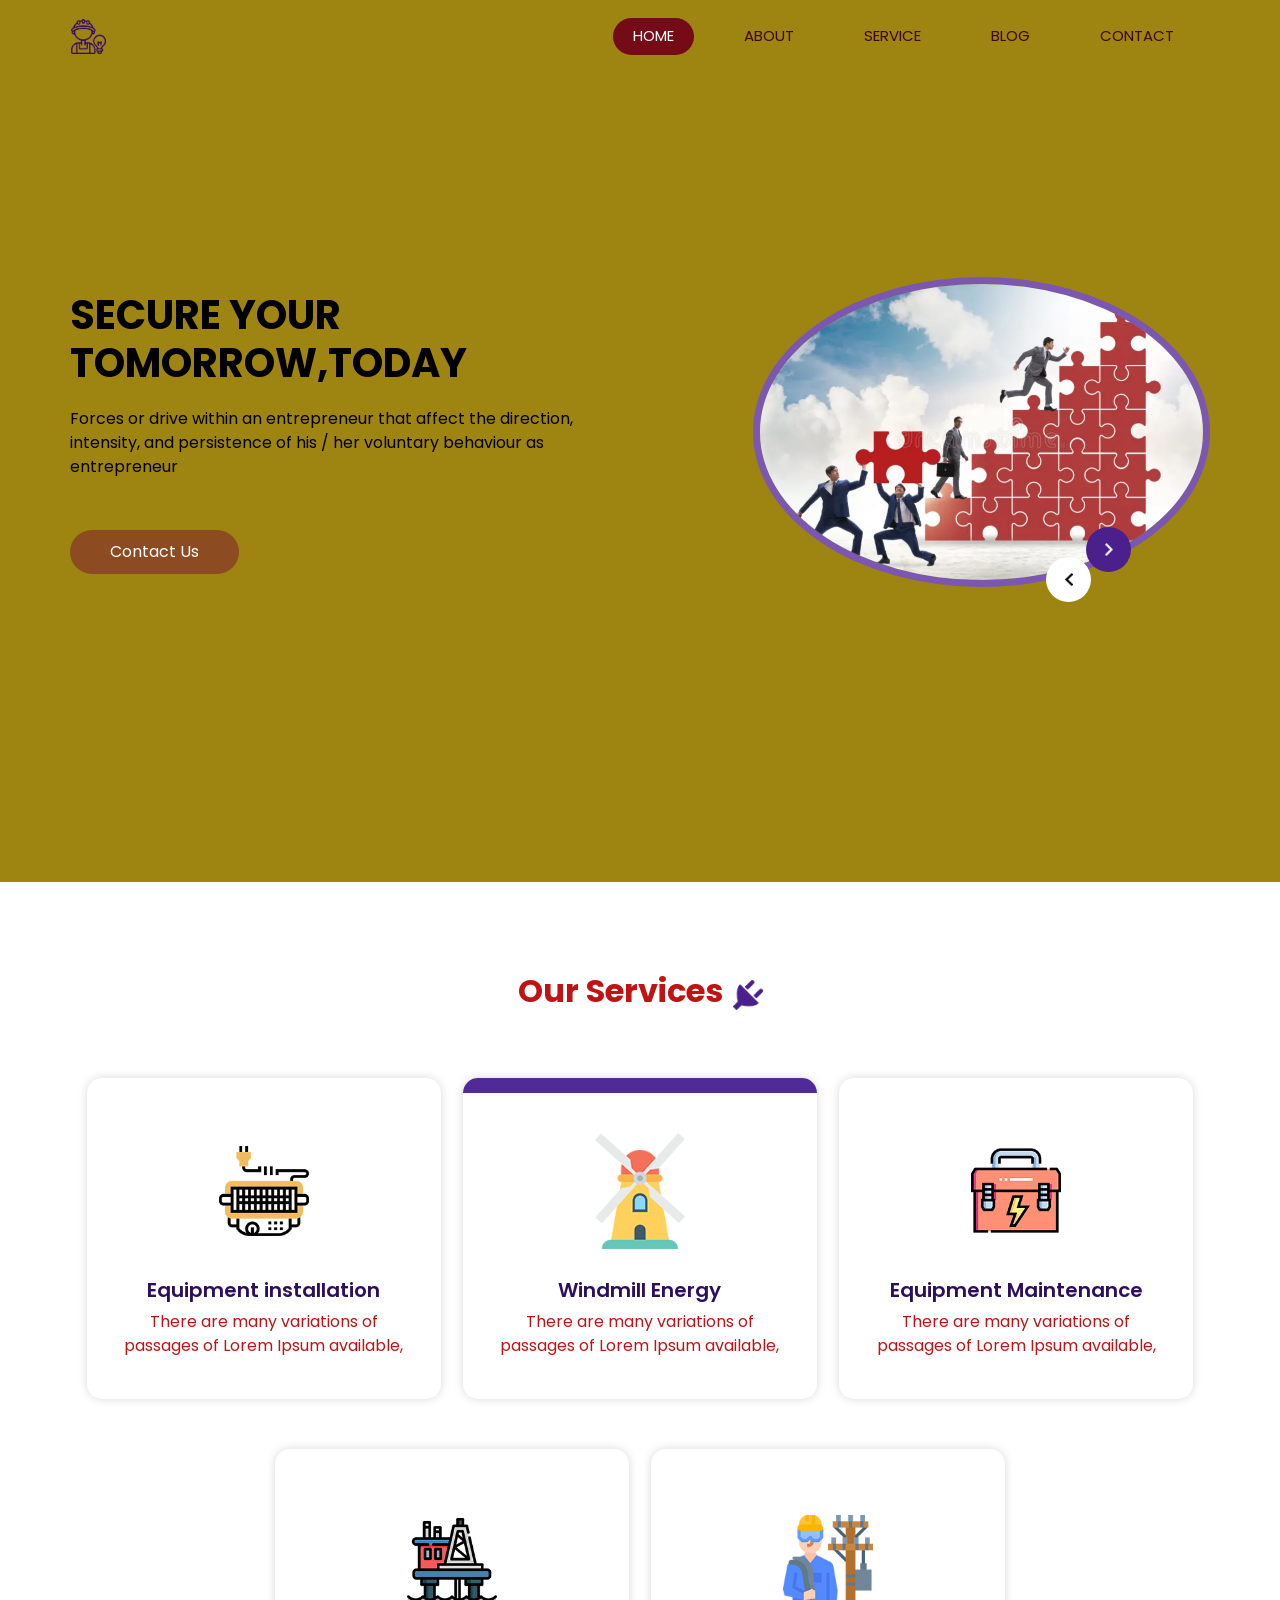
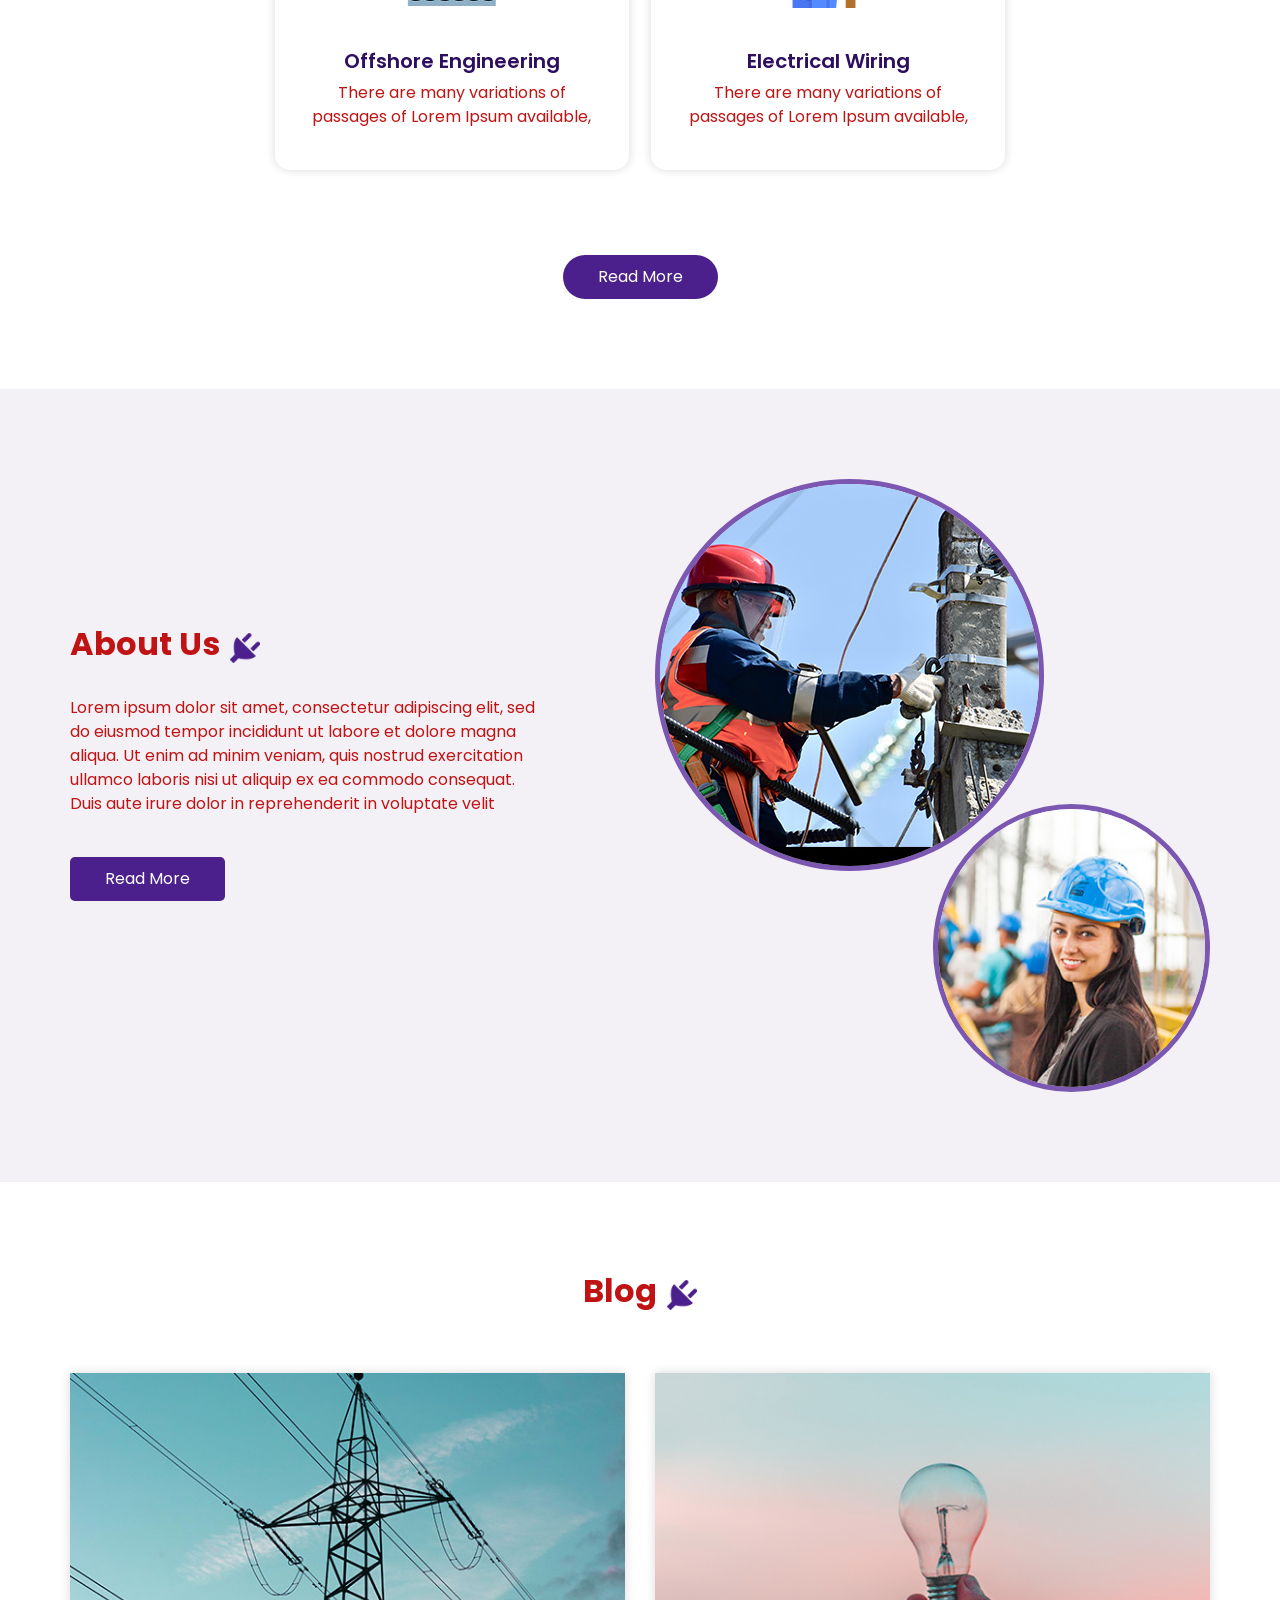
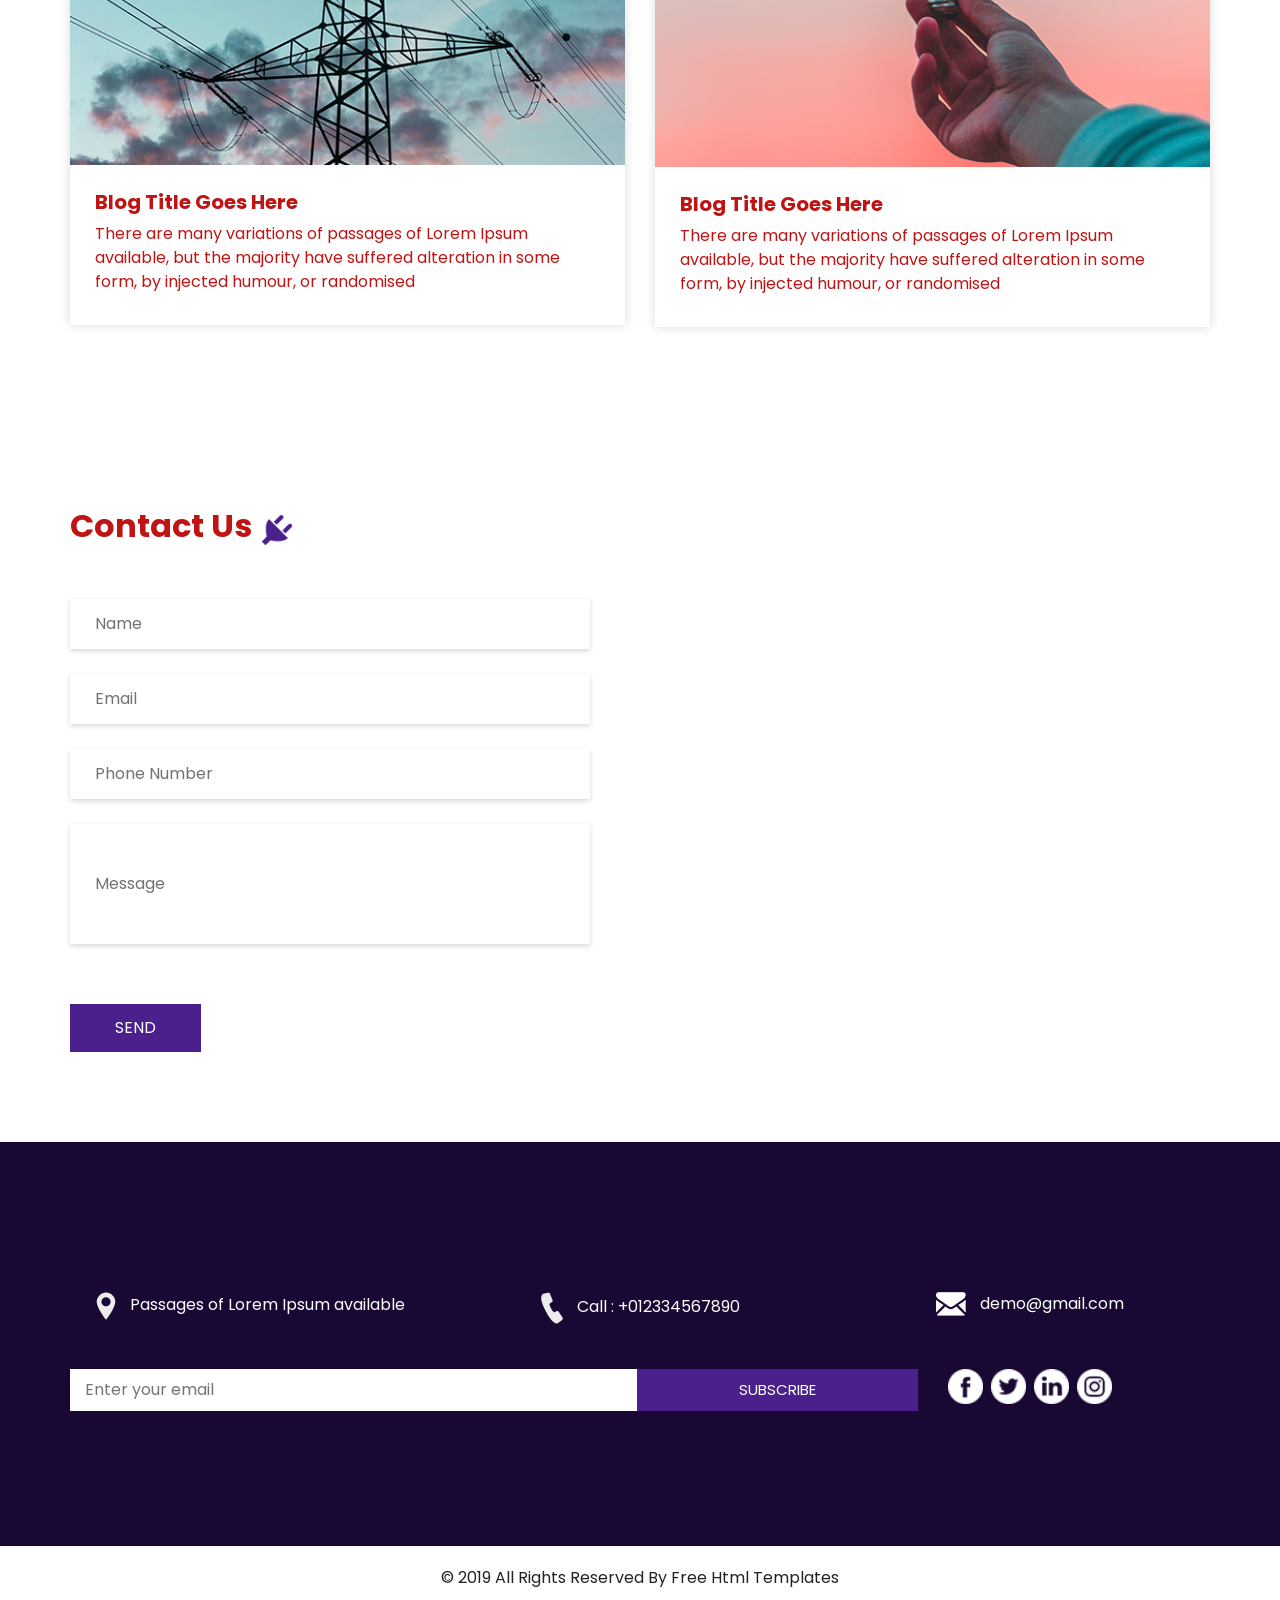
<file: index.html>
<!DOCTYPE html>
<html>

<head>
  <!-- Basic -->
  <meta charset="utf-8" />
  <meta http-equiv="X-UA-Compatible" content="IE=edge" />
  <!-- Mobile Metas -->
  <meta name="viewport" content="width=device-width, initial-scale=1, shrink-to-fit=no" />
  <!-- Site Metas -->
  <meta name="keywords" content="" />
  <meta name="description" content="" />
  <meta name="author" content="" />

  <title>insurance</title>

  <!-- slider stylesheet -->
  <link rel="stylesheet" type="text/css" href="https://cdnjs.cloudflare.com/ajax/libs/OwlCarousel2/2.1.3/assets/owl.carousel.min.css" />

  <!-- bootstrap core css -->
  <link rel="stylesheet" type="text/css" href="css/bootstrap.css" />

  <!-- fonts style -->
  <link href="https://fonts.googleapis.com/css?family=Poppins:400,600,700&display=swap" rel="stylesheet">
  <!-- Custom styles for this template -->
  <link href="css/style.css" rel="stylesheet" />
  <!-- responsive style -->
  <link href="css/responsive.css" rel="stylesheet" />
</head>

<body>

  <div class="hero_area">
    <!-- header section strats -->
    <header class="header_section">
      <div class="container">
        <nav class="navbar navbar-expand-lg custom_nav-container ">
          <a class="navbar-brand" href="index.html">
            <img src="images/logo.png" alt="">
              
            </span>
          </a>
          <button class="navbar-toggler" type="button" data-toggle="collapse" data-target="#navbarSupportedContent" aria-controls="navbarSupportedContent" aria-expanded="false" aria-label="Toggle navigation">
            <span class="s-1"> </span>
            <span class="s-2"> </span>
            <span class="s-3"> </span>
          </button>

          <div class="collapse navbar-collapse" id="navbarSupportedContent">
            <div class="d-flex ml-auto flex-column flex-lg-row align-items-center">
              <ul class="navbar-nav  ">
                <li class="nav-item active">
                  <a class="nav-link" href="index.html">Home <span class="sr-only">(current)</span></a>
                </li>
                <li class="nav-item">
                  <a class="nav-link" href="about.html"> About</a>
                </li>
                <li class="nav-item">
                  <a class="nav-link" href="service.html"> Service </a>
                </li>
                <li class="nav-item">
                  <a class="nav-link" href="blog.html"> Blog </a>
                </li>
                <li class="nav-item">
                  <a class="nav-link" href="contact.html">Contact </a>
                </li>
              </ul>
            </div>
          </div>
        </nav>
      </div>
    </header>
    <!-- end header section -->
    <!-- slider section -->
    <section class=" slider_section ">
      <div class="container">
        <div class="row">
          <div class="col-md-6 ">
            <div class="detail_box">
              <h1>
                SECURE YOUR TOMORROW,TODAY<br>
              </h1>
              <p>
                Forces or drive within an entrepreneur that affect the direction, intensity, and persistence of his / her voluntary behaviour as entrepreneur              </p>
              <a href="" class="">
                Contact Us
            </div>
          </div>
          <div class="col-lg-5 col-md-6 offset-lg-1">
            <div class="img_content">
              <div class="img_container">
                <div id="carouselExampleControls" class="carousel slide" data-ride="carousel">
                  <div class="carousel-inner">
                    <div class="carousel-item active">
                      <div class="img-box">
                        <img src="images/imgae_logo.webp" alt="">
                      </div>
                    </div>
                    <div class="carousel-item">
                      <div class="img-box">
                        <img src="images/imgae_logo.webp" alt="">
                      </div>
                    </div>
                    <div class="carousel-item">
                      <div class="img-box">
                        <img src="images/imgae_logo.webp" alt="">
                      </div>
                    </div>
                  </div>
                </div>
              </div>
              <a class="carousel-control-prev" href="#carouselExampleControls" role="button" data-slide="prev">
                <span class="sr-only">Previous</span>
              </a>
              <a class="carousel-control-next" href="#carouselExampleControls" role="button" data-slide="next">
                <span class="sr-only">Next</span>
              </a>
            </div>

          </div>
        </div>
      </div>
    </section>
    <!-- end slider section -->
  </div>


  <!-- service section -->
  <section class="service_section layout_padding">
    <div class="container">
      <div class="heading_container">
        <h2>
          Our Services
        </h2>
        <img src="images/plug.png" alt="">
      </div>

      <div class="service_container">
        <div class="box">
          <div class="img-box">
            <img src="images/s1.png" class="img1" alt="">
          </div>
          <div class="detail-box">
            <h5>
              Equipment installation
            </h5>
            <p>
              There are many variations of passages of Lorem Ipsum available,
            </p>
          </div>
        </div>
        <div class="box active">
          <div class="img-box">
            <img src="images/s2.png" class="img1" alt="">
          </div>
          <div class="detail-box">
            <h5>
              Windmill Energy
            </h5>
            <p>
              There are many variations of passages of Lorem Ipsum available,
            </p>
          </div>
        </div>
        <div class="box">
          <div class="img-box">
            <img src="images/s3.png" class="img1" alt="">
          </div>
          <div class="detail-box">
            <h5>
              Equipment Maintenance
            </h5>
            <p>
              There are many variations of passages of Lorem Ipsum available,
            </p>
          </div>
        </div>
        <div class="box ">
          <div class="img-box">
            <img src="images/s4.png" class="img1" alt="">
          </div>
          <div class="detail-box">
            <h5>
              Offshore Engineering
            </h5>
            <p>
              There are many variations of passages of Lorem Ipsum available,
            </p>
          </div>
        </div>
        <div class="box">
          <div class="img-box">
            <img src="images/s5.png" class="img1" alt="">
          </div>
          <div class="detail-box">
            <h5>
              Electrical Wiring
            </h5>
            <p>
              There are many variations of passages of Lorem Ipsum available,
            </p>
          </div>
        </div>
      </div>
      <div class="btn-box">
        <a href="">
          Read More
        </a>
      </div>
    </div>
  </section>
  <!-- end service section -->

  <!-- about section -->
  <section class="about_section layout_padding">
    <div class="container">
      <div class="row">
        <div class="col-md-6">
          <div class="detail-box">
            <div class="heading_container">
              <h2>
                About Us
              </h2>
              <img src="images/plug.png" alt="">
            </div>
            <p>
              Lorem ipsum dolor sit amet, consectetur adipiscing elit, sed do
              eiusmod tempor incididunt ut labore et dolore magna aliqua. Ut
              enim ad minim veniam, quis nostrud exercitation ullamco laboris
              nisi ut aliquip ex ea commodo consequat. Duis aute irure dolor
              in reprehenderit in voluptate velit
            </p>
            <a href="">
              Read More
            </a>
          </div>
        </div>
        <div class="col-md-6">
          <div class="img_container">
            <div class="img-box b1">
              <img src="images/about-img1.jpg" alt="" />
            </div>
            <div class="img-box b2">
              <img src="images/about-img2.jpg" alt="" />
            </div>
          </div>

        </div>

      </div>
    </div>
  </section>

  <!-- end about section -->




  <!-- blog section -->

  <section class="blog_section layout_padding">
    <div class="container">
      <div class="heading_container">
        <h2>
          Blog
        </h2>
        <img src="images/plug.png" alt="">
      </div>
      <div class="row">
        <div class="col-md-6">
          <div class="box">
            <div class="img-box">
              <img src="images/blog1.jpg" alt="">
            </div>
            <div class="detail-box">
              <h5>
                Blog Title Goes Here
              </h5>
              <p>
                There are many variations of passages of Lorem Ipsum available, but the majority have suffered alteration in some form, by injected humour, or randomised
              </p>
            </div>
          </div>
        </div>
        <div class="col-md-6">
          <div class="box">
            <div class="img-box">
              <img src="images/blog2.jpg" alt="">
            </div>
            <div class="detail-box">
              <h5>
                Blog Title Goes Here
              </h5>
              <p>
                There are many variations of passages of Lorem Ipsum available, but the majority have suffered alteration in some form, by injected humour, or randomised
              </p>
            </div>
          </div>
        </div>
      </div>
    </div>
  </section>

  <!-- end blog section -->



  <!-- contact section -->

  <section class="contact_section layout_padding">
    <div class="container ">
      <div class="heading_container">
        <h2>
          Contact Us
        </h2>
        <img src="images/plug.png" alt="">
      </div>
    </div>
    <div class="container">
      <div class="row">
        <div class="col-md-6">
          <form action="">
            <div>
              <input type="text" placeholder="Name" />
            </div>
            <div>
              <input type="email" placeholder="Email" />
            </div>
            <div>
              <input type="text" placeholder="Phone Number" />
            </div>
            <div>
              <input type="text" class="message-box" placeholder="Message" />
            </div>
            <div class="d-flex ">
              <button>
                SEND
              </button>
            </div>
          </form>
        </div>
        <div class="col-md-6">
          <div class="map_container">
            <div class="map-responsive">
              <iframe src="https://www.google.com/maps/embed/v1/place?key=AIzaSyA0s1a7phLN0iaD6-UE7m4qP-z21pH0eSc&q=Eiffel+Tower+Paris+France" width="600" height="300" frameborder="0" style="border:0; width: 100%; height:100%" allowfullscreen></iframe>
            </div>
          </div>
        </div>
      </div>
    </div>
  </section>

  <!-- end contact section -->


  <!-- info section -->

  <section class="info_section layout_padding">
    <div class="container">
      <div class="info_contact">
        <div class="row">
          <div class="col-md-4">
            <a href="">
              <img src="images/location-white.png" alt="">
              <span>
                Passages of Lorem Ipsum available
              </span>
            </a>
          </div>
          <div class="col-md-4">
            <a href="">
              <img src="images/telephone-white.png" alt="">
              <span>
                Call : +012334567890
              </span>
            </a>
          </div>
          <div class="col-md-4">
            <a href="">
              <img src="images/envelope-white.png" alt="">
              <span>
                demo@gmail.com
              </span>
            </a>
          </div>
        </div>
      </div>
      <div class="row">
        <div class="col-md-8 col-lg-9">
          <div class="info_form">
            <form action="">
              <input type="text" placeholder="Enter your email">
              <button>
                subscribe
              </button>
            </form>
          </div>
        </div>
        <div class="col-md-4 col-lg-3">
          <div class="info_social">
            <div>
              <a href="">
                <img src="images/fb.png" alt="">
              </a>
            </div>
            <div>
              <a href="">
                <img src="images/twitter.png" alt="">
              </a>
            </div>
            <div>
              <a href="">
                <img src="images/linkedin.png" alt="">
              </a>
            </div>
            <div>
              <a href="">
                <img src="images/instagram.png" alt="">
              </a>
            </div>
          </div>
        </div>
      </div>

    </div>
  </section>

  <!-- end info section -->

  <!-- footer section -->
  <footer class="container-fluid footer_section">
    <div class="container">
      <div class="row">
        <div class="col-lg-7 col-md-9 mx-auto">
          <p>
            &copy; 2019 All Rights Reserved By
            <a href="https://html.design/">Free Html Templates</a>
          </p>
        </div>
      </div>
    </div>
  </footer>
  <!-- footer section -->


  <script src="js/jquery-3.4.1.min.js"></script>
  <script src="js/bootstrap.js"></script>

</body>

</html>
</file>
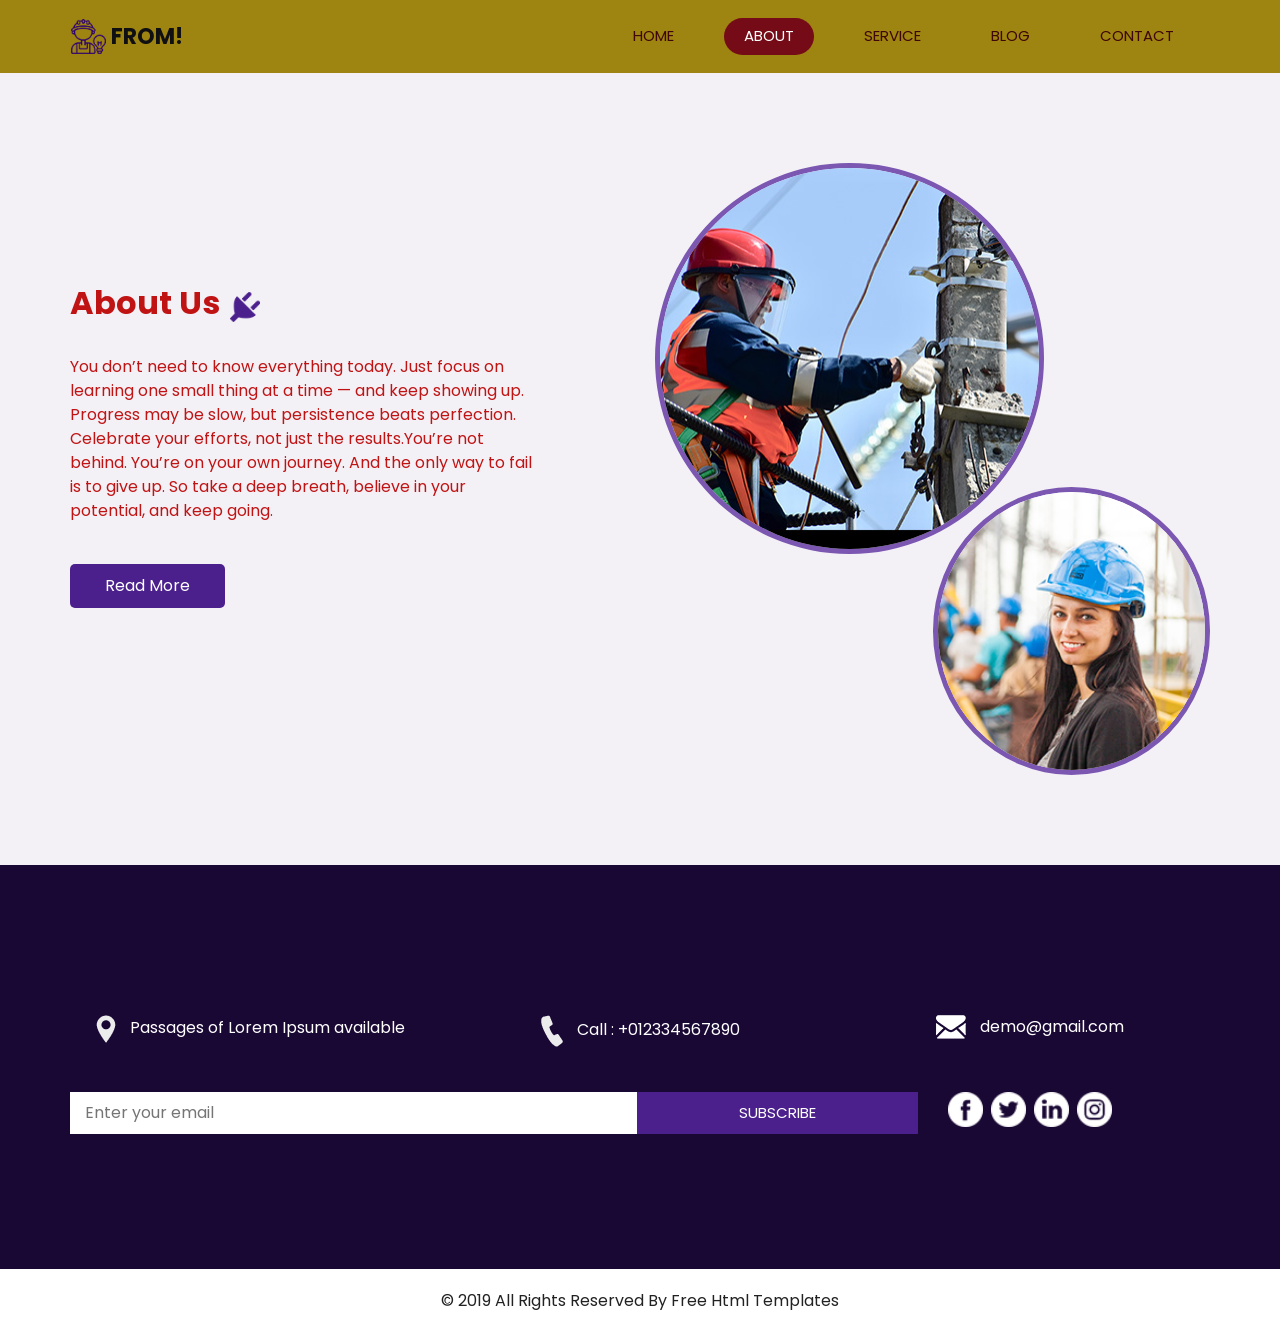
<file: about.html>
<!DOCTYPE html>
<html>

<head>
  <!-- Basic -->
  <meta charset="utf-8" />
  <meta http-equiv="X-UA-Compatible" content="IE=edge" />
  <!-- Mobile Metas -->
  <meta name="viewport" content="width=device-width, initial-scale=1, shrink-to-fit=no" />
  <!-- Site Metas -->
  <meta name="keywords" content="" />
  <meta name="description" content="" />
  <meta name="author" content="" />

  <title>THE BEGNING</title>

  <!-- slider stylesheet -->
  <link rel="stylesheet" type="text/css" href="https://cdnjs.cloudflare.com/ajax/libs/OwlCarousel2/2.1.3/assets/owl.carousel.min.css" />

  <!-- bootstrap core css -->
  <link rel="stylesheet" type="text/css" href="css/bootstrap.css" />

  <!-- fonts style -->
  <link href="https://fonts.googleapis.com/css?family=Poppins:400,600,700&display=swap" rel="stylesheet">
  <!-- Custom styles for this template -->
  <link href="css/style.css" rel="stylesheet" />
  <!-- responsive style -->
  <link href="css/responsive.css" rel="stylesheet" />
</head>

<body class="sub_page">

  <div class="hero_area">
    <!-- header section strats -->
    <header class="header_section">
      <div class="container">
        <nav class="navbar navbar-expand-lg custom_nav-container ">
          <a class="navbar-brand" href="index.html">
            <img src="images/logo.png" alt="">
            <span>
              FROM!
            </span>
          </a>
          <button class="navbar-toggler" type="button" data-toggle="collapse" data-target="#navbarSupportedContent" aria-controls="navbarSupportedContent" aria-expanded="false" aria-label="Toggle navigation">
            <span class="s-1"> </span>
            <span class="s-2"> </span>
            <span class="s-3"> </span>
          </button>

          <div class="collapse navbar-collapse" id="navbarSupportedContent">
            <div class="d-flex ml-auto flex-column flex-lg-row align-items-center">
              <ul class="navbar-nav  ">
                <li class="nav-item ">
                  <a class="nav-link" href="index.html">Home <span class="sr-only">(current)</span></a>
                </li>
                <li class="nav-item active">
                  <a class="nav-link" href="about.html"> About</a>
                </li>
                <li class="nav-item">
                  <a class="nav-link" href="service.html"> Service </a>
                </li>
                <li class="nav-item">
                  <a class="nav-link" href="blog.html"> Blog </a>
                </li>
                <li class="nav-item">
                  <a class="nav-link" href="contact.html">Contact </a>
                </li>
              </ul>
            </div>
          </div>
        </nav>
      </div>
    </header>
    <!-- end header section -->
  </div>



  <!-- about section -->
  <section class="about_section layout_padding">
    <div class="container">
      <div class="row">
        <div class="col-md-6">
          <div class="detail-box">
            <div class="heading_container">
              <h2>
                About Us
              </h2>
              <img src="images/plug.png" alt="">
            </div>
            <p>
              You don’t need to know everything today. Just focus on learning one small thing at a time — and keep showing up. 
              Progress may be slow, but persistence beats perfection. Celebrate your efforts, not just the results.You’re not behind. You’re on your own journey.
              And the only way to fail is to give up. So take a deep breath, believe in your potential, and keep going.
            </p>
            <a href="">
              Read More
            </a>
          </div>
        </div>
        <div class="col-md-6">
          <div class="img_container">
            <div class="img-box b1">
              <img src="images/about-img1.jpg" alt="" />
            </div>
            <div class="img-box b2">
              <img src="images/about-img2.jpg" alt="" />
            </div>
          </div>

        </div>

      </div>
    </div>
  </section>

  <!-- end about section -->

  <!-- info section -->

  <section class="info_section layout_padding">
    <div class="container">
      <div class="info_contact">
        <div class="row">
          <div class="col-md-4">
            <a href="">
              <img src="images/location-white.png" alt="">
              <span>
                Passages of Lorem Ipsum available
              </span>
            </a>
          </div>
          <div class="col-md-4">
            <a href="">
              <img src="images/telephone-white.png" alt="">
              <span>
                Call : +012334567890
              </span>
            </a>
          </div>
          <div class="col-md-4">
            <a href="">
              <img src="images/envelope-white.png" alt="">
              <span>
                demo@gmail.com
              </span>
            </a>
          </div>
        </div>
      </div>
      <div class="row">
        <div class="col-md-8 col-lg-9">
          <div class="info_form">
            <form action="">
              <input type="text" placeholder="Enter your email">
              <button>
                subscribe
              </button>
            </form>
          </div>
        </div>
        <div class="col-md-4 col-lg-3">
          <div class="info_social">
            <div>
              <a href="">
                <img src="images/fb.png" alt="">
              </a>
            </div>
            <div>
              <a href="">
                <img src="images/twitter.png" alt="">
              </a>
            </div>
            <div>
              <a href="">
                <img src="images/linkedin.png" alt="">
              </a>
            </div>
            <div>
              <a href="">
                <img src="images/instagram.png" alt="">
              </a>
            </div>
          </div>
        </div>
      </div>

    </div>
  </section>

  <!-- end info section -->

  <!-- footer section -->
  <footer class="container-fluid footer_section">
    <div class="container">
      <div class="row">
        <div class="col-lg-7 col-md-9 mx-auto">
          <p>
            &copy; 2019 All Rights Reserved By
            <a href="https://html.design/">Free Html Templates</a>
          </p>
        </div>
      </div>
    </div>
  </footer>
  <!-- footer section -->


  <script src="js/jquery-3.4.1.min.js"></script>
  <script src="js/bootstrap.js"></script>

</body>

</html>
</file>
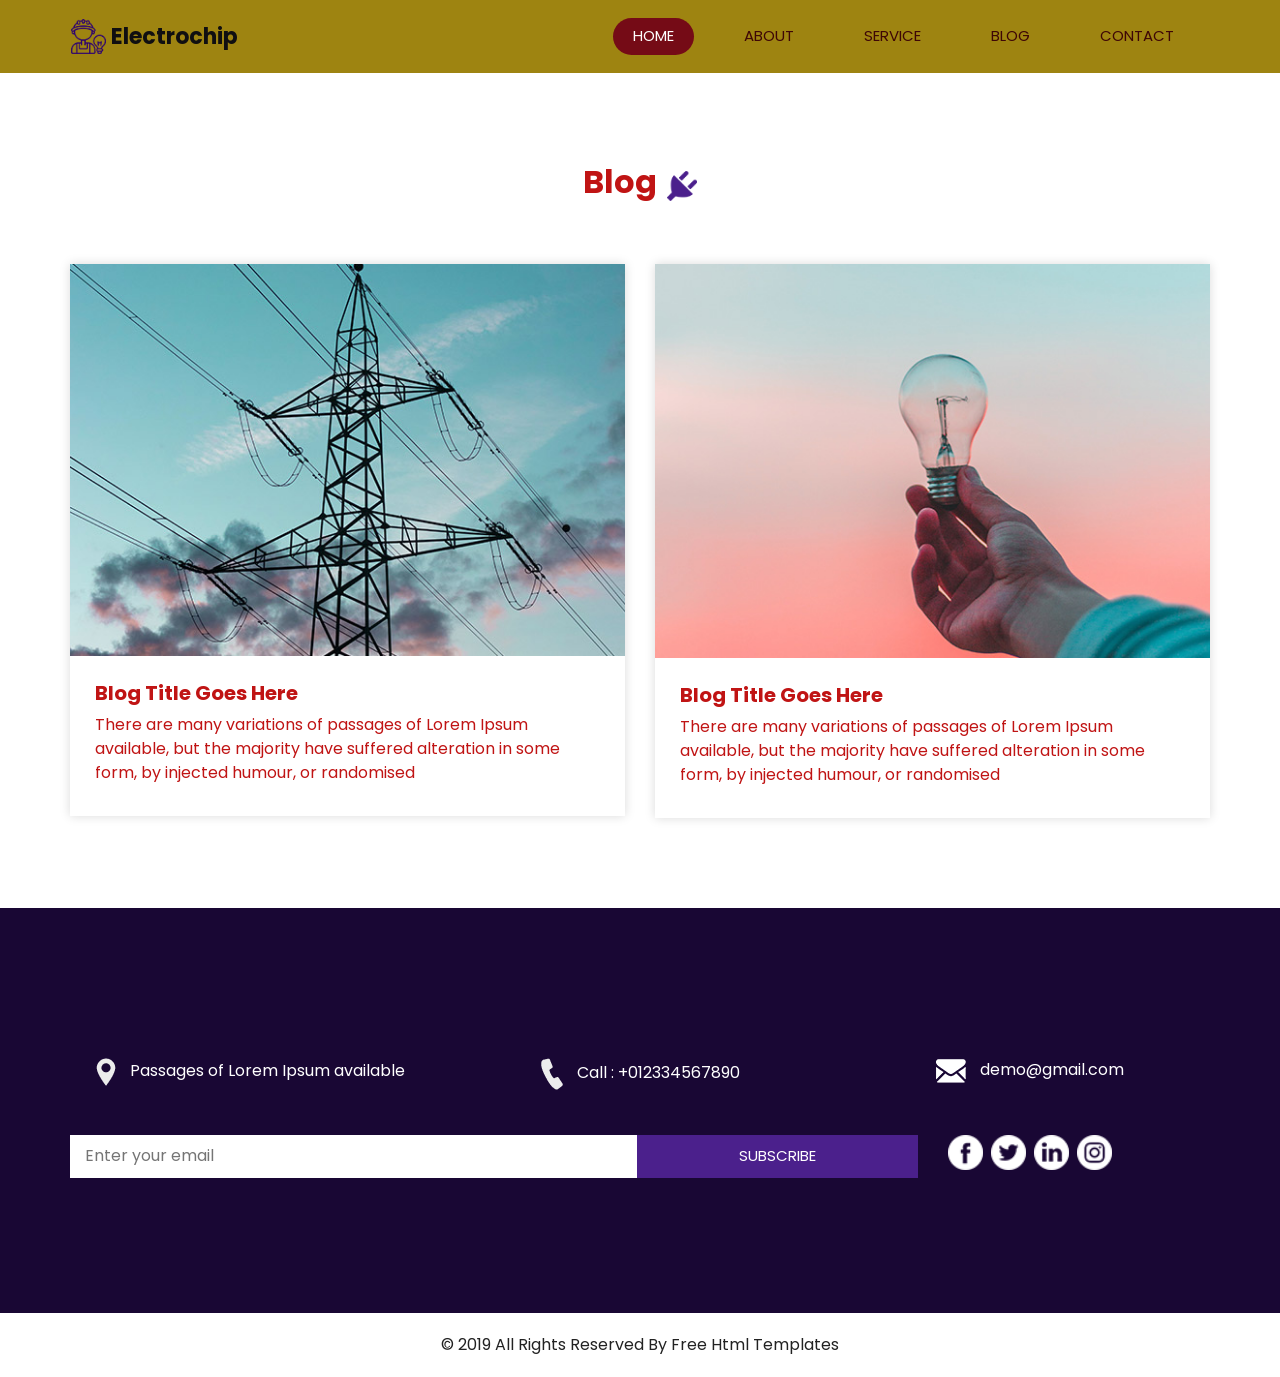
<file: blog.html>
<!DOCTYPE html>
<html>

<head>
  <!-- Basic -->
  <meta charset="utf-8" />
  <meta http-equiv="X-UA-Compatible" content="IE=edge" />
  <!-- Mobile Metas -->
  <meta name="viewport" content="width=device-width, initial-scale=1, shrink-to-fit=no" />
  <!-- Site Metas -->
  <meta name="keywords" content="" />
  <meta name="description" content="" />
  <meta name="author" content="" />

  <title>Electrochip</title>

  <!-- slider stylesheet -->
  <link rel="stylesheet" type="text/css" href="https://cdnjs.cloudflare.com/ajax/libs/OwlCarousel2/2.1.3/assets/owl.carousel.min.css" />

  <!-- bootstrap core css -->
  <link rel="stylesheet" type="text/css" href="css/bootstrap.css" />

  <!-- fonts style -->
  <link href="https://fonts.googleapis.com/css?family=Poppins:400,600,700&display=swap" rel="stylesheet">
  <!-- Custom styles for this template -->
  <link href="css/style.css" rel="stylesheet" />
  <!-- responsive style -->
  <link href="css/responsive.css" rel="stylesheet" />
</head>

<body class="sub_page">

  <div class="hero_area">
    <!-- header section strats -->
    <header class="header_section">
      <div class="container">
        <nav class="navbar navbar-expand-lg custom_nav-container ">
          <a class="navbar-brand" href="index.html">
            <img src="images/logo.png" alt="">
            <span>
              Electrochip
            </span>
          </a>
          <button class="navbar-toggler" type="button" data-toggle="collapse" data-target="#navbarSupportedContent" aria-controls="navbarSupportedContent" aria-expanded="false" aria-label="Toggle navigation">
            <span class="s-1"> </span>
            <span class="s-2"> </span>
            <span class="s-3"> </span>
          </button>

          <div class="collapse navbar-collapse" id="navbarSupportedContent">
            <div class="d-flex ml-auto flex-column flex-lg-row align-items-center">
              <ul class="navbar-nav  ">
                <li class="nav-item active">
                  <a class="nav-link" href="index.html">Home <span class="sr-only">(current)</span></a>
                </li>
                <li class="nav-item">
                  <a class="nav-link" href="about.html"> About</a>
                </li>
                <li class="nav-item">
                  <a class="nav-link" href="service.html"> Service </a>
                </li>
                <li class="nav-item">
                  <a class="nav-link" href="blog.html"> Blog </a>
                </li>
                <li class="nav-item">
                  <a class="nav-link" href="contact.html">Contact </a>
                </li>
              </ul>
            </div>
          </div>
        </nav>
      </div>
    </header>
    <!-- end header section -->
  </div>




  <!-- blog section -->

  <section class="blog_section layout_padding">
    <div class="container">
      <div class="heading_container">
        <h2>
          Blog
        </h2>
        <img src="images/plug.png" alt="">
      </div>
      <div class="row">
        <div class="col-md-6">
          <div class="box">
            <div class="img-box">
              <img src="images/blog1.jpg" alt="">
            </div>
            <div class="detail-box">
              <h5>
                Blog Title Goes Here
              </h5>
              <p>
                There are many variations of passages of Lorem Ipsum available, but the majority have suffered alteration in some form, by injected humour, or randomised
              </p>
            </div>
          </div>
        </div>
        <div class="col-md-6">
          <div class="box">
            <div class="img-box">
              <img src="images/blog2.jpg" alt="">
            </div>
            <div class="detail-box">
              <h5>
                Blog Title Goes Here
              </h5>
              <p>
                There are many variations of passages of Lorem Ipsum available, but the majority have suffered alteration in some form, by injected humour, or randomised
              </p>
            </div>
          </div>
        </div>
      </div>
    </div>
  </section>

  <!-- end blog section -->






  <!-- info section -->

  <section class="info_section layout_padding">
    <div class="container">
      <div class="info_contact">
        <div class="row">
          <div class="col-md-4">
            <a href="">
              <img src="images/location-white.png" alt="">
              <span>
                Passages of Lorem Ipsum available
              </span>
            </a>
          </div>
          <div class="col-md-4">
            <a href="">
              <img src="images/telephone-white.png" alt="">
              <span>
                Call : +012334567890
              </span>
            </a>
          </div>
          <div class="col-md-4">
            <a href="">
              <img src="images/envelope-white.png" alt="">
              <span>
                demo@gmail.com
              </span>
            </a>
          </div>
        </div>
      </div>
      <div class="row">
        <div class="col-md-8 col-lg-9">
          <div class="info_form">
            <form action="">
              <input type="text" placeholder="Enter your email">
              <button>
                subscribe
              </button>
            </form>
          </div>
        </div>
        <div class="col-md-4 col-lg-3">
          <div class="info_social">
            <div>
              <a href="">
                <img src="images/fb.png" alt="">
              </a>
            </div>
            <div>
              <a href="">
                <img src="images/twitter.png" alt="">
              </a>
            </div>
            <div>
              <a href="">
                <img src="images/linkedin.png" alt="">
              </a>
            </div>
            <div>
              <a href="">
                <img src="images/instagram.png" alt="">
              </a>
            </div>
          </div>
        </div>
      </div>

    </div>
  </section>

  <!-- end info section -->


  <!-- footer section -->
  <footer class="container-fluid footer_section">
    <div class="container">
      <div class="row">
        <div class="col-lg-7 col-md-9 mx-auto">
          <p>
            &copy; 2019 All Rights Reserved By
            <a href="https://html.design/">Free Html Templates</a>
          </p>
        </div>
      </div>
    </div>
  </footer>
  <!-- footer section -->


  <script src="js/jquery-3.4.1.min.js"></script>
  <script src="js/bootstrap.js"></script>

</body>

</html>
</file>
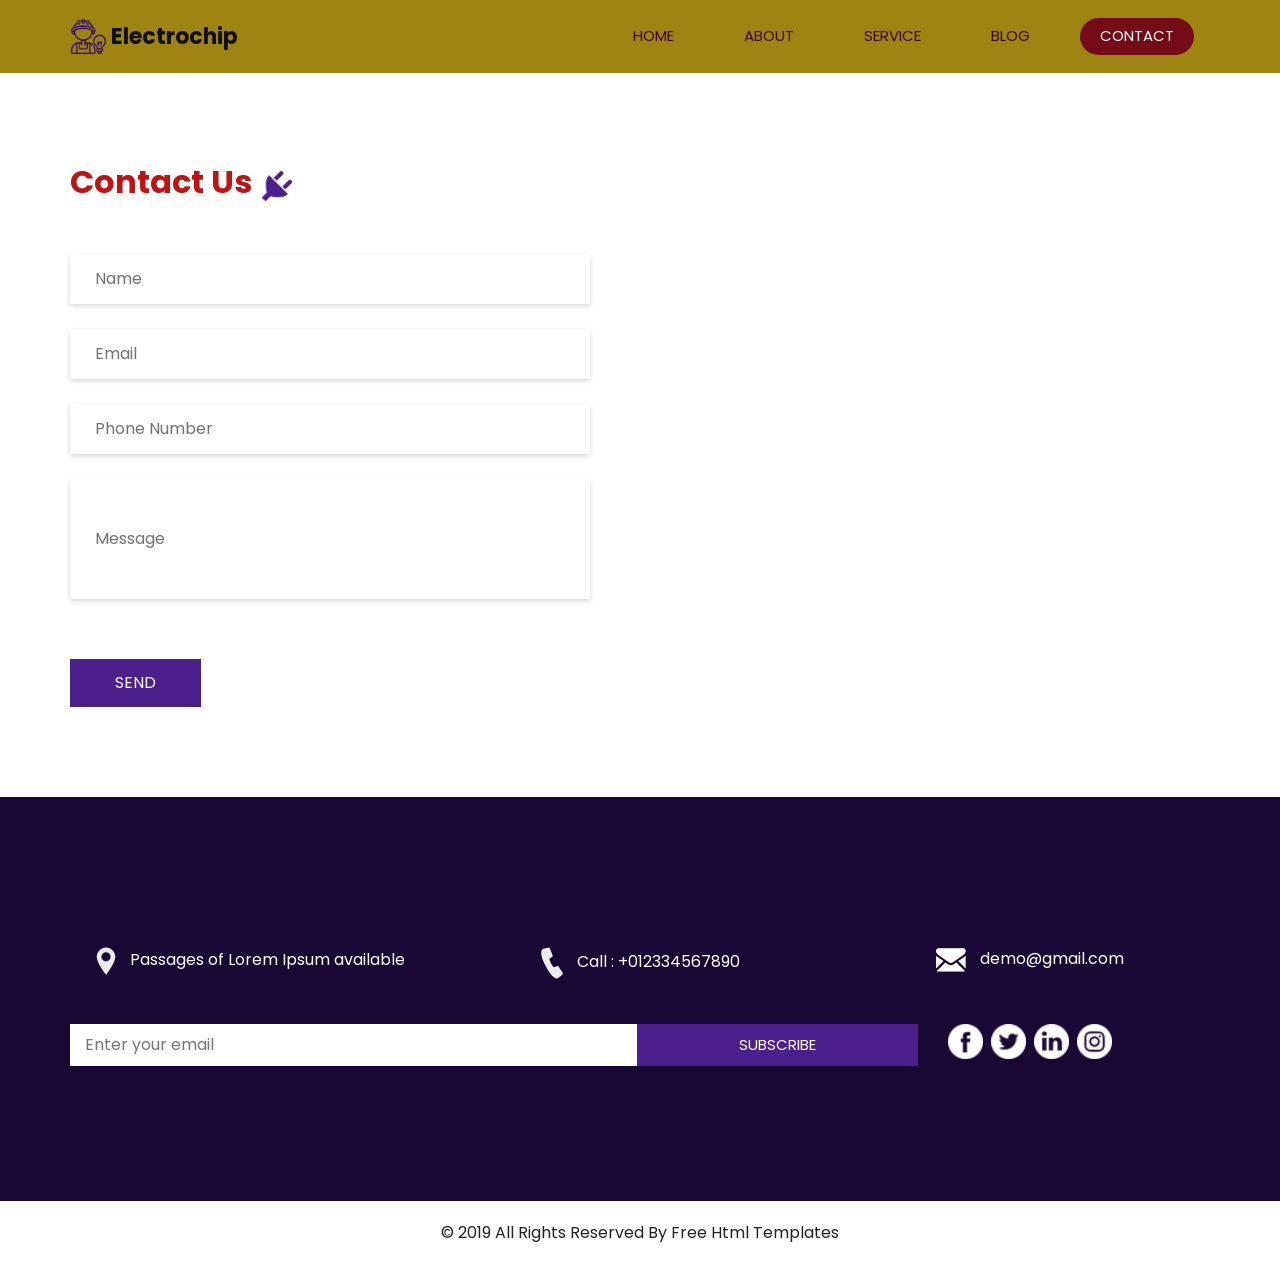
<file: contact.html>
<!DOCTYPE html>
<html>

<head>
  <!-- Basic -->
  <meta charset="utf-8" />
  <meta http-equiv="X-UA-Compatible" content="IE=edge" />
  <!-- Mobile Metas -->
  <meta name="viewport" content="width=device-width, initial-scale=1, shrink-to-fit=no" />
  <!-- Site Metas -->
  <meta name="keywords" content="" />
  <meta name="description" content="" />
  <meta name="author" content="" />

  <title>Electrochip</title>

  <!-- slider stylesheet -->
  <link rel="stylesheet" type="text/css" href="https://cdnjs.cloudflare.com/ajax/libs/OwlCarousel2/2.1.3/assets/owl.carousel.min.css" />

  <!-- bootstrap core css -->
  <link rel="stylesheet" type="text/css" href="css/bootstrap.css" />

  <!-- fonts style -->
  <link href="https://fonts.googleapis.com/css?family=Poppins:400,600,700&display=swap" rel="stylesheet">
  <!-- Custom styles for this template -->
  <link href="css/style.css" rel="stylesheet" />
  <!-- responsive style -->
  <link href="css/responsive.css" rel="stylesheet" />
</head>

<body class="sub_page">

  <div class="hero_area">
    <!-- header section strats -->
    <header class="header_section">
      <div class="container">
        <nav class="navbar navbar-expand-lg custom_nav-container ">
          <a class="navbar-brand" href="index.html">
            <img src="images/logo.png" alt="">
            <span>
              Electrochip
            </span>
          </a>
          <button class="navbar-toggler" type="button" data-toggle="collapse" data-target="#navbarSupportedContent" aria-controls="navbarSupportedContent" aria-expanded="false" aria-label="Toggle navigation">
            <span class="s-1"> </span>
            <span class="s-2"> </span>
            <span class="s-3"> </span>
          </button>

          <div class="collapse navbar-collapse" id="navbarSupportedContent">
            <div class="d-flex ml-auto flex-column flex-lg-row align-items-center">
              <ul class="navbar-nav  ">
                <li class="nav-item ">
                  <a class="nav-link" href="index.html">Home <span class="sr-only">(current)</span></a>
                </li>
                <li class="nav-item">
                  <a class="nav-link" href="about.html"> About</a>
                </li>
                <li class="nav-item">
                  <a class="nav-link" href="service.html"> Service </a>
                </li>
                <li class="nav-item">
                  <a class="nav-link" href="blog.html"> Blog </a>
                </li>
                <li class="nav-item active">
                  <a class="nav-link" href="contact.html">Contact </a>
                </li>
              </ul>
            </div>
          </div>
        </nav>
      </div>
    </header>
    <!-- end header section -->
  </div>


  <!-- contact section -->

  <section class="contact_section layout_padding">
    <div class="container ">
      <div class="heading_container">
        <h2>
          Contact Us
        </h2>
        <img src="images/plug.png" alt="">
      </div>
    </div>
    <div class="container">
      <div class="row">
        <div class="col-md-6">
          <form action="">
            <div>
              <input type="text" placeholder="Name" />
            </div>
            <div>
              <input type="email" placeholder="Email" />
            </div>
            <div>
              <input type="text" placeholder="Phone Number" />
            </div>
            <div>
              <input type="text" class="message-box" placeholder="Message" />
            </div>
            <div class="d-flex ">
              <button>
                SEND
              </button>
            </div>
          </form>
        </div>
        <div class="col-md-6">
          <div class="map_container">
            <div class="map-responsive">
              <iframe src="https://www.google.com/maps/embed/v1/place?key=AIzaSyA0s1a7phLN0iaD6-UE7m4qP-z21pH0eSc&q=Eiffel+Tower+Paris+France" width="600" height="300" frameborder="0" style="border:0; width: 100%; height:100%" allowfullscreen></iframe>
            </div>
          </div>
        </div>
      </div>
    </div>
  </section>

  <!-- end contact section -->


  <!-- info section -->

  <section class="info_section layout_padding">
    <div class="container">
      <div class="info_contact">
        <div class="row">
          <div class="col-md-4">
            <a href="">
              <img src="images/location-white.png" alt="">
              <span>
                Passages of Lorem Ipsum available
              </span>
            </a>
          </div>
          <div class="col-md-4">
            <a href="">
              <img src="images/telephone-white.png" alt="">
              <span>
                Call : +012334567890
              </span>
            </a>
          </div>
          <div class="col-md-4">
            <a href="">
              <img src="images/envelope-white.png" alt="">
              <span>
                demo@gmail.com
              </span>
            </a>
          </div>
        </div>
      </div>
      <div class="row">
        <div class="col-md-8 col-lg-9">
          <div class="info_form">
            <form action="">
              <input type="text" placeholder="Enter your email">
              <button>
                subscribe
              </button>
            </form>
          </div>
        </div>
        <div class="col-md-4 col-lg-3">
          <div class="info_social">
            <div>
              <a href="">
                <img src="images/fb.png" alt="">
              </a>
            </div>
            <div>
              <a href="">
                <img src="images/twitter.png" alt="">
              </a>
            </div>
            <div>
              <a href="">
                <img src="images/linkedin.png" alt="">
              </a>
            </div>
            <div>
              <a href="">
                <img src="images/instagram.png" alt="">
              </a>
            </div>
          </div>
        </div>
      </div>

    </div>
  </section>

  <!-- end info section -->

  <!-- footer section -->
  <footer class="container-fluid footer_section">
    <div class="container">
      <div class="row">
        <div class="col-lg-7 col-md-9 mx-auto">
          <p>
            &copy; 2019 All Rights Reserved By
            <a href="https://html.design/">Free Html Templates</a>
          </p>
        </div>
      </div>
    </div>
  </footer>
  <!-- footer section -->


  <script src="js/jquery-3.4.1.min.js"></script>
  <script src="js/bootstrap.js"></script>

</body>

</html>
</file>
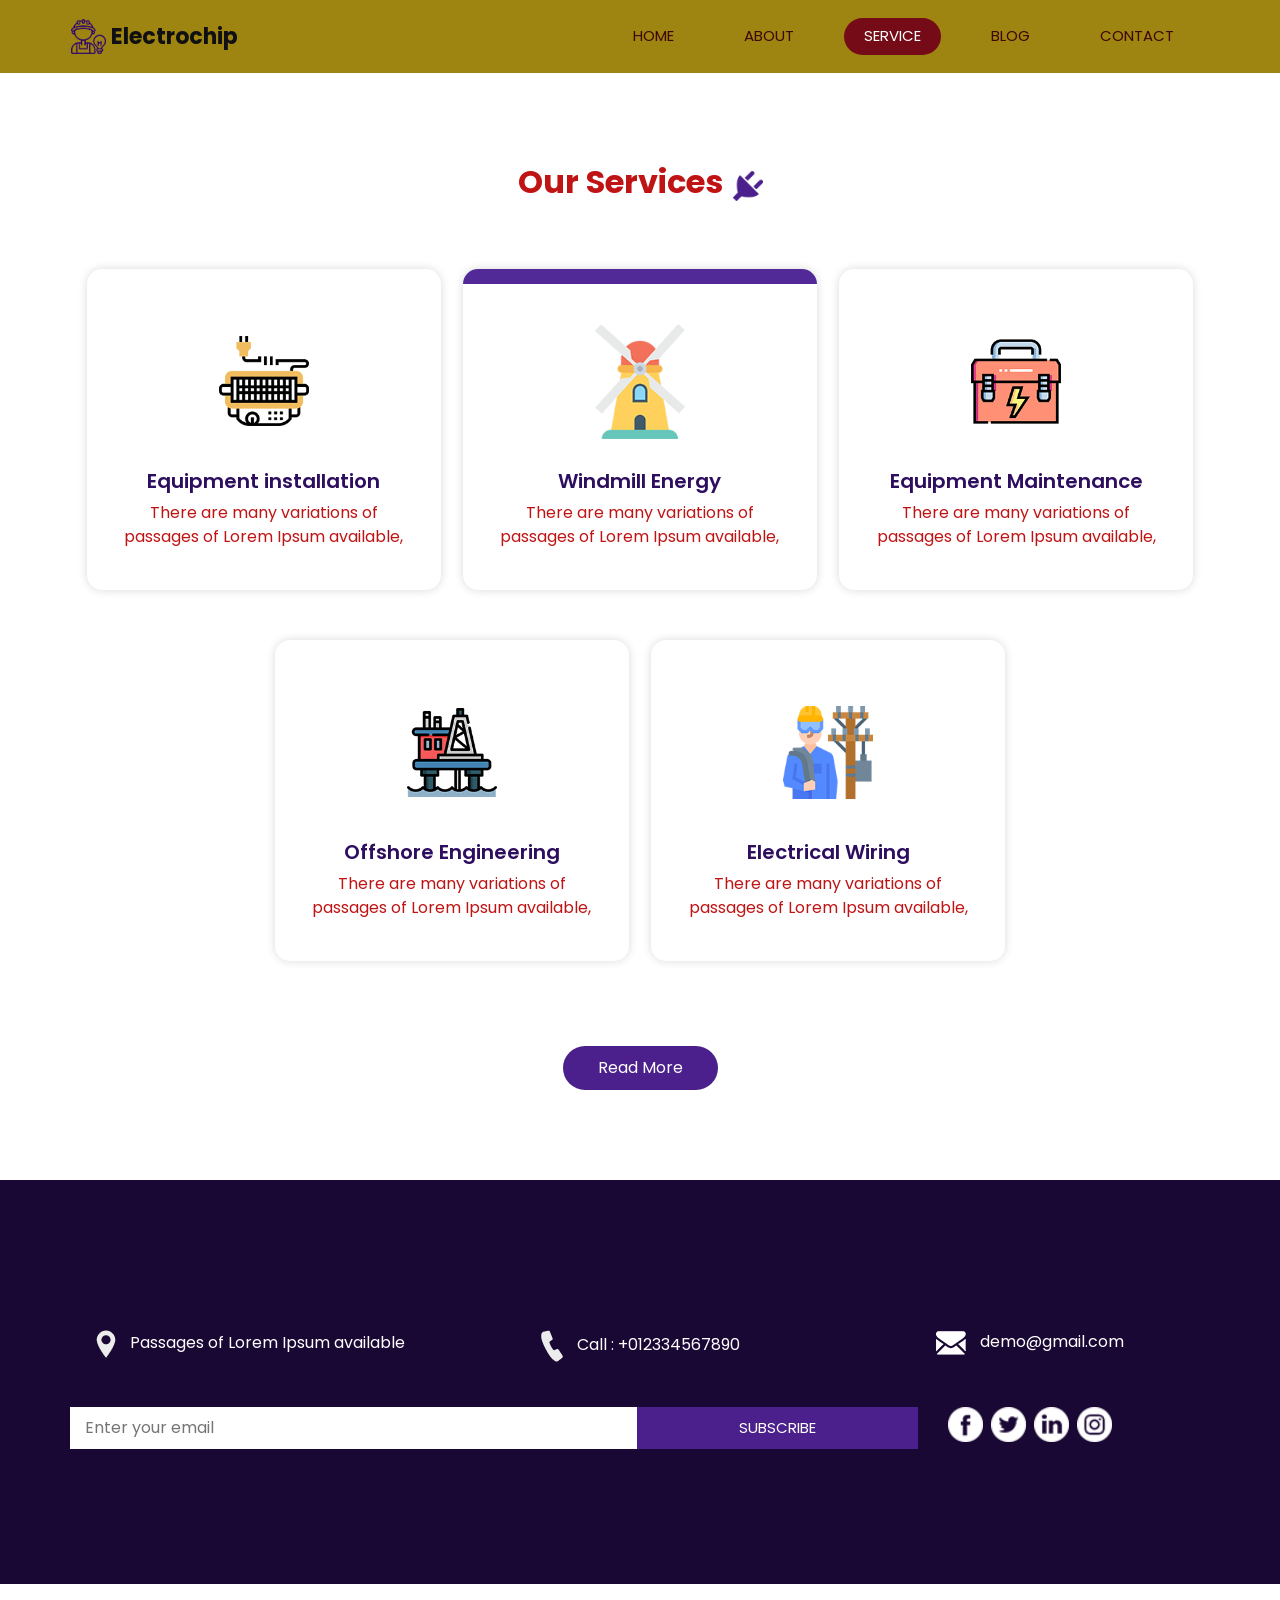
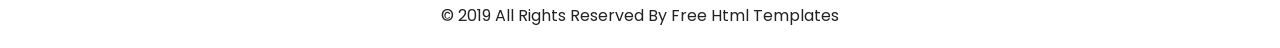
<file: service.html>
<!DOCTYPE html>
<html>

<head>
  <!-- Basic -->
  <meta charset="utf-8" />
  <meta http-equiv="X-UA-Compatible" content="IE=edge" />
  <!-- Mobile Metas -->
  <meta name="viewport" content="width=device-width, initial-scale=1, shrink-to-fit=no" />
  <!-- Site Metas -->
  <meta name="keywords" content="" />
  <meta name="description" content="" />
  <meta name="author" content="" />

  <title>Electrochip</title>

  <!-- slider stylesheet -->
  <link rel="stylesheet" type="text/css" href="https://cdnjs.cloudflare.com/ajax/libs/OwlCarousel2/2.1.3/assets/owl.carousel.min.css" />

  <!-- bootstrap core css -->
  <link rel="stylesheet" type="text/css" href="css/bootstrap.css" />

  <!-- fonts style -->
  <link href="https://fonts.googleapis.com/css?family=Poppins:400,600,700&display=swap" rel="stylesheet">
  <!-- Custom styles for this template -->
  <link href="css/style.css" rel="stylesheet" />
  <!-- responsive style -->
  <link href="css/responsive.css" rel="stylesheet" />
</head>

<body class="sub_page">

  <div class="hero_area">
    <!-- header section strats -->
    <header class="header_section">
      <div class="container">
        <nav class="navbar navbar-expand-lg custom_nav-container ">
          <a class="navbar-brand" href="index.html">
            <img src="images/logo.png" alt="">
            <span>
              Electrochip
            </span>
          </a>
          <button class="navbar-toggler" type="button" data-toggle="collapse" data-target="#navbarSupportedContent" aria-controls="navbarSupportedContent" aria-expanded="false" aria-label="Toggle navigation">
            <span class="s-1"> </span>
            <span class="s-2"> </span>
            <span class="s-3"> </span>
          </button>

          <div class="collapse navbar-collapse" id="navbarSupportedContent">
            <div class="d-flex ml-auto flex-column flex-lg-row align-items-center">
              <ul class="navbar-nav  ">
                <li class="nav-item ">
                  <a class="nav-link" href="index.html">Home <span class="sr-only">(current)</span></a>
                </li>
                <li class="nav-item">
                  <a class="nav-link" href="about.html"> About</a>
                </li>
                <li class="nav-item active">
                  <a class="nav-link" href="service.html"> Service </a>
                </li>
                <li class="nav-item">
                  <a class="nav-link" href="blog.html"> Blog </a>
                </li>
                <li class="nav-item">
                  <a class="nav-link" href="contact.html">Contact </a>
                </li>
              </ul>
            </div>
          </div>
        </nav>
      </div>
    </header>
    <!-- end header section -->
  </div>


  <!-- service section -->
  <section class="service_section layout_padding">
    <div class="container">
      <div class="heading_container">
        <h2>
          Our Services
        </h2>
        <img src="images/plug.png" alt="">
      </div>

      <div class="service_container">
        <div class="box">
          <div class="img-box">
            <img src="images/s1.png" class="img1" alt="">
          </div>
          <div class="detail-box">
            <h5>
              Equipment installation
            </h5>
            <p>
              There are many variations of passages of Lorem Ipsum available,
            </p>
          </div>
        </div>
        <div class="box active">
          <div class="img-box">
            <img src="images/s2.png" class="img1" alt="">
          </div>
          <div class="detail-box">
            <h5>
              Windmill Energy
            </h5>
            <p>
              There are many variations of passages of Lorem Ipsum available,
            </p>
          </div>
        </div>
        <div class="box">
          <div class="img-box">
            <img src="images/s3.png" class="img1" alt="">
          </div>
          <div class="detail-box">
            <h5>
              Equipment Maintenance
            </h5>
            <p>
              There are many variations of passages of Lorem Ipsum available,
            </p>
          </div>
        </div>
        <div class="box ">
          <div class="img-box">
            <img src="images/s4.png" class="img1" alt="">
          </div>
          <div class="detail-box">
            <h5>
              Offshore Engineering
            </h5>
            <p>
              There are many variations of passages of Lorem Ipsum available,
            </p>
          </div>
        </div>
        <div class="box">
          <div class="img-box">
            <img src="images/s5.png" class="img1" alt="">
          </div>
          <div class="detail-box">
            <h5>
              Electrical Wiring
            </h5>
            <p>
              There are many variations of passages of Lorem Ipsum available,
            </p>
          </div>
        </div>
      </div>
      <div class="btn-box">
        <a href="">
          Read More
        </a>
      </div>
    </div>
  </section>
  <!-- end service section -->


  <!-- info section -->

  <section class="info_section layout_padding">
    <div class="container">
      <div class="info_contact">
        <div class="row">
          <div class="col-md-4">
            <a href="">
              <img src="images/location-white.png" alt="">
              <span>
                Passages of Lorem Ipsum available
              </span>
            </a>
          </div>
          <div class="col-md-4">
            <a href="">
              <img src="images/telephone-white.png" alt="">
              <span>
                Call : +012334567890
              </span>
            </a>
          </div>
          <div class="col-md-4">
            <a href="">
              <img src="images/envelope-white.png" alt="">
              <span>
                demo@gmail.com
              </span>
            </a>
          </div>
        </div>
      </div>
      <div class="row">
        <div class="col-md-8 col-lg-9">
          <div class="info_form">
            <form action="">
              <input type="text" placeholder="Enter your email">
              <button>
                subscribe
              </button>
            </form>
          </div>
        </div>
        <div class="col-md-4 col-lg-3">
          <div class="info_social">
            <div>
              <a href="">
                <img src="images/fb.png" alt="">
              </a>
            </div>
            <div>
              <a href="">
                <img src="images/twitter.png" alt="">
              </a>
            </div>
            <div>
              <a href="">
                <img src="images/linkedin.png" alt="">
              </a>
            </div>
            <div>
              <a href="">
                <img src="images/instagram.png" alt="">
              </a>
            </div>
          </div>
        </div>
      </div>

    </div>
  </section>

  <!-- end info section -->

  <!-- footer section -->
  <footer class="container-fluid footer_section">
    <div class="container">
      <div class="row">
        <div class="col-lg-7 col-md-9 mx-auto">
          <p>
            &copy; 2019 All Rights Reserved By
            <a href="https://html.design/">Free Html Templates</a>
          </p>
        </div>
      </div>
    </div>
  </footer>
  <!-- footer section -->


  <script src="js/jquery-3.4.1.min.js"></script>
  <script src="js/bootstrap.js"></script>


</body>

</html>
</file>
<file: css/style.css>
body {
  font-family: "Poppins", sans-serif;
  color: #c01414;
  background-color: #ffffff;
}

.layout_padding {
  padding-top: 90px;
  padding-bottom: 90px;
}

.layout_padding2 {
  padding-top: 45px;
  padding-bottom: 45px;
}

.layout_padding2-top {
  padding-top: 45px;
}

.layout_padding2-bottom {
  padding-bottom: 45px;
}

.layout_padding-top {
  padding-top: 90px;
}

.layout_padding-bottom {
  padding-bottom: 90px;
}

.heading_container {
  display: -webkit-box;
  display: -ms-flexbox;
  display: flex;
  -webkit-box-pack: start;
      -ms-flex-pack: start;
          justify-content: flex-start;
  -webkit-box-align: center;
      -ms-flex-align: center;
          align-items: center;
  text-align: center;
}

.heading_container h2 {
  position: relative;
  font-weight: bold;
  margin-right: 10px;
}

.heading_container img {
  width: 30px;
}

/*header section*/
.hero_area {
  height: 98vh;
  position: relative;
  display: -webkit-box;
  display: -ms-flexbox;
  display: flex;
  -webkit-box-orient: vertical;
  -webkit-box-direction: normal;
      -ms-flex-direction: column;
          flex-direction: column;
  background-color: #9e8411;
}

.sub_page .hero_area {
  height: auto;
}

.header_section .container {
  padding: 0;
}

.header_section .nav_container {
  margin: 0 auto;
}

.custom_nav-container .navbar-nav .nav-item .nav-link {
  padding: 7px 20px;
  margin: 10px 15px;
  color: #3e0606;
  text-align: center;
  border-radius: 35px;
  text-transform: uppercase;
  font-size: 15px;
}

.custom_nav-container .navbar-nav .nav-item.active .nav-link, .custom_nav-container .navbar-nav .nav-item:hover .nav-link {
  background-color: #750b16;
  color: #ffffff;
}

a,
a:hover,
a:focus {
  text-decoration: none;
}

a:hover,
a:focus {
  color: initial;
}

.btn,
.btn:focus {
  outline: none !important;
  -webkit-box-shadow: none;
          box-shadow: none;
}

.custom_nav-container .nav_search-btn {
  background-image: url(../images/search-icon.png);
  background-size: 22px;
  background-repeat: no-repeat;
  background-position-y: 7px;
  width: 35px;
  height: 35px;
  padding: 0;
  border: none;
}

.navbar-brand {
  display: -webkit-box;
  display: -ms-flexbox;
  display: flex;
  -webkit-box-align: center;
      -ms-flex-align: center;
          align-items: center;
}

.navbar-brand img {
  margin-right: 5px;
  width: 35px;
}

.navbar-brand span {
  font-size: 22px;
  font-weight: 700;
  color: #100f11;
}

.custom_nav-container {
  z-index: 99999;
}

.navbar-expand-lg .navbar-collapse {
  -webkit-box-align: end;
      -ms-flex-align: end;
          align-items: flex-end;
}

.custom_nav-container .navbar-toggler {
  outline: none;
}

.custom_nav-container .navbar-toggler {
  padding: 0;
  width: 37px;
  height: 42px;
}

.custom_nav-container .navbar-toggler span {
  display: block;
  width: 35px;
  height: 4px;
  background-color: #190734;
  margin: 7px 0;
  -webkit-transition: all .3s;
  transition: all .3s;
}

.custom_nav-container .navbar-toggler[aria-expanded="true"] .s-1 {
  -webkit-transform: rotate(45deg);
          transform: rotate(45deg);
  margin: 0;
  margin-bottom: -4px;
}

.custom_nav-container .navbar-toggler[aria-expanded="true"] .s-2 {
  display: none;
}

.custom_nav-container .navbar-toggler[aria-expanded="true"] .s-3 {
  -webkit-transform: rotate(-45deg);
          transform: rotate(-45deg);
  margin: 0;
  margin-top: -4px;
}

.custom_nav-container .navbar-toggler[aria-expanded="false"] .s-1,
.custom_nav-container .navbar-toggler[aria-expanded="false"] .s-2,
.custom_nav-container .navbar-toggler[aria-expanded="false"] .s-3 {
  -webkit-transform: none;
          transform: none;
}

/*end header section*/
/* slider section */
.slider_section {
  -webkit-box-flex: 1;
      -ms-flex: 1;
          flex: 1;
  display: -webkit-box;
  display: -ms-flexbox;
  display: flex;
  -webkit-box-align: center;
      -ms-flex-align: center;
          align-items: center;
  position: relative;
  z-index: 2;
  color: #3b3a3a;
  padding-bottom: 90px;
}

.slider_section .row {
  -webkit-box-align: center;
      -ms-flex-align: center;
          align-items: center;
}

.slider_section .detail_box {
  color: #000000;
}

.slider_section .detail_box h1 {
  text-transform: uppercase;
  font-weight: bold;
}

.slider_section .detail_box p {
  margin-top: 20px;
}

.slider_section .detail_box a {
  display: inline-block;
  padding: 10px 40px;
  background-color: #8c4b20;
  color: #ffffff;
  border-radius: 35px;
  margin-top: 35px;
}

.slider_section .detail_box a:hover {
  background-color: #0b011a;
}

.slider_section .img_container {
  border: 7px solid #7b57b2;
  border-radius: 100%;
  overflow: hidden;
}

.slider_section .img_container div#carouselExampleContarols {
  width: 100%;
  position: unset;
}

.slider_section .img_container .img-box img {
  width: 100%;
}

.slider_section .carousel-control-prev,
.slider_section .carousel-control-next {
  top: initial;
  left: initial;
  bottom: 5%;
  right: 10%;
  width: 45px;
  height: 45px;
  border: none;
  border-radius: 100%;
  opacity: 1;
  background-repeat: no-repeat;
  background-size: 8px;
  background-position: center;
}

.slider_section .carousel-control-prev {
  background-image: url(../images/prev.png);
  background-color: #ffffff;
  -webkit-transform: translate(-85px, 30px);
          transform: translate(-85px, 30px);
}

.slider_section .carousel-control-next {
  background-image: url(../images/next.png);
  background-color: #4b208c;
  -webkit-transform: translate(-45px, 0);
          transform: translate(-45px, 0);
}

.service_section {
  text-align: center;
}

.service_section .heading_container {
  -webkit-box-pack: center;
      -ms-flex-pack: center;
          justify-content: center;
}

.service_section .service_container {
  display: -webkit-box;
  display: -ms-flexbox;
  display: flex;
  -webkit-box-pack: center;
      -ms-flex-pack: center;
          justify-content: center;
  padding: 35px 0;
  -ms-flex-wrap: wrap;
      flex-wrap: wrap;
}

.service_section .service_container .box {
  margin: 25px 1%;
  -ms-flex-preferred-size: 31%;
      flex-basis: 31%;
  padding: 35px 25px 25px;
  border-radius: 15px;
  -webkit-box-shadow: 0 0 10px 0 rgba(0, 0, 0, 0.15);
          box-shadow: 0 0 10px 0 rgba(0, 0, 0, 0.15);
  border-top: 15px solid transparent;
  overflow: hidden;
  -webkit-transition: all .1s;
  transition: all .1s;
}

.service_section .service_container .box .img-box {
  display: -webkit-box;
  display: -ms-flexbox;
  display: flex;
  -webkit-box-pack: center;
      -ms-flex-pack: center;
          justify-content: center;
  -webkit-box-align: center;
      -ms-flex-align: center;
          align-items: center;
  height: 125px;
}

.service_section .service_container .box .img-box img {
  width: 90px;
}

.service_section .service_container .box .detail-box {
  margin-top: 25px;
}

.service_section .service_container .box .detail-box h5 {
  color: #2e0e5f;
  font-weight: 600;
  position: relative;
}

.service_section .service_container .box:hover, .service_section .service_container .box.active {
  border-top: 15px solid #512a97;
}

.service_section .btn-box {
  display: -webkit-box;
  display: -ms-flexbox;
  display: flex;
  -webkit-box-pack: center;
      -ms-flex-pack: center;
          justify-content: center;
  margin-top: 25px;
}

.service_section .btn-box a {
  display: inline-block;
  padding: 10px 35px;
  background-color: #4b208c;
  color: #ffffff;
  border-radius: 35px;
}

.service_section .btn-box a:hover {
  background-color: #5625a1;
}

.about_section {
  background-color: #f3f0f6;
}

.about_section .row {
  -webkit-box-align: center;
      -ms-flex-align: center;
          align-items: center;
}

.about_section .img_container {
  display: -webkit-box;
  display: -ms-flexbox;
  display: flex;
  -webkit-box-orient: vertical;
  -webkit-box-direction: normal;
      -ms-flex-direction: column;
          flex-direction: column;
}

.about_section .img_container .img-box {
  border: 5px solid #7b57b2;
  border-radius: 100%;
  overflow: hidden;
}

.about_section .img_container .img-box.b1 {
  width: 70%;
}

.about_section .img_container .img-box.b2 {
  width: 50%;
  margin-left: auto;
  margin-top: -12%;
}

.about_section .img_container .img-box img {
  width: 100%;
}

.about_section .detail-box {
  margin-right: 15%;
}

.about_section .detail-box p {
  margin-top: 25px;
}

.about_section .detail-box a {
  display: inline-block;
  padding: 10px 35px;
  background-color: #4b208c;
  color: #ffffff;
  border-radius: 5px;
  margin: 25px 0 45px 0;
}

.about_section .detail-box a:hover {
  background-color: #5625a1;
}

.blog_section .heading_container {
  -webkit-box-pack: center;
      -ms-flex-pack: center;
          justify-content: center;
}

.blog_section .heading_container h2::before {
  background-color: #ffffff;
}

.blog_section .box {
  margin-top: 55px;
  background-color: #ffffff;
  -webkit-box-shadow: 0 0 10px 0 rgba(0, 0, 0, 0.15);
          box-shadow: 0 0 10px 0 rgba(0, 0, 0, 0.15);
}

.blog_section .box .img-box {
  position: relative;
}

.blog_section .box .img-box img {
  width: 100%;
}

.blog_section .box .detail-box {
  padding: 25px 25px 15px;
}

.blog_section .box .detail-box h5 {
  font-weight: bold;
}

.contact_section {
  position: relative;
}

.contact_section form {
  margin-top: 45px;
  padding-right: 35px;
}

.contact_section input {
  width: 100%;
  border: none;
  height: 50px;
  margin-bottom: 25px;
  padding-left: 25px;
  background-color: transparent;
  outline: none;
  color: #101010;
  -webkit-box-shadow: 0px 2px 5px 0px rgba(0, 0, 0, 0.16);
  box-shadow: 0px 2px 5px 0px rgba(0, 0, 0, 0.16);
}

.contact_section input::-webkit-input-placeholder {
  color: #737272;
}

.contact_section input:-ms-input-placeholder {
  color: #737272;
}

.contact_section input::-ms-input-placeholder {
  color: #737272;
}

.contact_section input::placeholder {
  color: #737272;
}

.contact_section input.message-box {
  height: 120px;
}

.contact_section button {
  border: none;
  display: inline-block;
  padding: 12px 45px;
  background-color: #4b208c;
  color: #ffffff;
  border-radius: 0px;
  margin-top: 35px;
}

.contact_section button:hover {
  background-color: #5625a1;
}

.contact_section .map_container {
  height: 100%;
  min-height: 325px;
}

.contact_section .map_container .map-responsive {
  height: 100%;
}

.footer_bg {
  background-image: url(../images/footer-bg.png);
  background-size: cover;
  background-position: top;
}

/* info section */
.info_section {
  background-color: #190734;
  color: #ffffff;
}

.info_section h6 {
  font-weight: bold;
}

.info_section .info_contact {
  margin-top: 60px;
  margin-bottom: 45px;
}

.info_section .info_contact .col-md-4 {
  display: -webkit-box;
  display: -ms-flexbox;
  display: flex;
  -webkit-box-pack: center;
      -ms-flex-pack: center;
          justify-content: center;
}

.info_section .info_contact a {
  color: #ffffff;
}

.info_section .info_contact img {
  max-width: 100%;
  margin-right: 10px;
}

.info_section .info_form {
  margin: 0 auto;
  margin-bottom: 45px;
}

.info_section .info_form h4 {
  text-transform: uppercase;
  text-align: center;
  margin-bottom: 20px;
}

.info_section .info_form form {
  display: -webkit-box;
  display: -ms-flexbox;
  display: flex;
  -webkit-box-align: center;
      -ms-flex-align: center;
          align-items: center;
}

.info_section .info_form form input {
  background-color: #ffffff;
  border: none;
  -webkit-box-flex: 2.5;
      -ms-flex: 2.5;
          flex: 2.5;
  outline: none;
  color: #000000;
  min-height: 42.4px;
  padding-left: 15px;
}

.info_section .info_form form input ::-webkit-input-placeholder {
  color: #ffffff;
  opacity: 0.2;
}

.info_section .info_form form input :-ms-input-placeholder {
  color: #ffffff;
  opacity: 0.2;
}

.info_section .info_form form input ::-ms-input-placeholder {
  color: #ffffff;
  opacity: 0.2;
}

.info_section .info_form form input ::placeholder {
  color: #ffffff;
  opacity: 0.2;
}

.info_section .info_form form button {
  -webkit-box-flex: 1;
      -ms-flex: 1;
          flex: 1;
  border: none;
  display: inline-block;
  padding: 10px 30px;
  background-color: #4b208c;
  color: #ffffff;
  border-radius: 0;
  font-size: 15px;
  text-transform: uppercase;
}

.info_section .info_form form button:hover {
  background-color: #5625a1;
}

.info_section .box {
  display: -webkit-box;
  display: -ms-flexbox;
  display: flex;
}

.info_section .info_social {
  display: -webkit-box;
  display: -ms-flexbox;
  display: flex;
}

.info_section .info_social img {
  width: 35px;
  margin-right: 8px;
}

/* end info section */
/* footer section*/
.footer_section {
  display: -webkit-box;
  display: -ms-flexbox;
  display: flex;
  -webkit-box-pack: center;
      -ms-flex-pack: center;
          justify-content: center;
  position: relative;
}

.footer_section p {
  color: #222222;
  margin: 0 auto;
  text-align: center;
  padding: 20px;
}

.footer_section p a {
  color: #222222;
}
/*# sourceMappingURL=style.css.map */
</file>
<file: css/responsive.css>
@media (max-width: 1120px) {}

@media (max-width: 992px) {

  .hero_area {
    height: auto;
  }

  .header_section {
    padding-top: 10px;
  }

  #navbarSupportedContent {
    margin-top: 25px;
  }

  .slider_section {

    padding-top: 75px;
    padding-bottom: 150px;

  }

  .about_section .img-box {
    margin: 0 5%;
  }

  .about_section .detail-box {
    margin-right: 5%;
  }

  .service_section .service_container .box {
    -ms-flex-preferred-size: 48%;
    flex-basis: 48%;
  }

  .about_section .img_container .img-box.b2 {
    margin-top: -5%;
  }

}

@media (max-width: 768px) {


  .slider_section .detail_box {
    text-align: center;
  }

  .slider_section .img_content {
    margin-top: 55px;
  }

  .contact_section .map_container {
    margin-top: 45px;
  }

  .info_section .info_contact a {
    margin-bottom: 15px;
  }

  .info_section .info_social {
    justify-content: center;
  }

  .service_section .service_container .box {
    flex-basis: 98%;
  }

  .contact_section form {
    padding-right: 0;
  }

  .info_section .info_contact a {
    text-align: center;
  }
}

@media (max-width: 576px) {
  .about_section .img_container .img-box.b1 {
    width: 80%;
  }

  .about_section .img_container .img-box.b2 {
    width: 55%;
  }

  .info_section .info_form form {
    flex-direction: column;
  }

  .info_section .info_form form input {
    width: 100%;
  }

  .info_section .info_form form button {
    margin-top: 15px;
    padding: 10px 40px;
  }
}

@media (max-width: 480px) {}

@media (max-width: 420px) {

  .slider_section .carousel-control-prev,
  .slider_section .carousel-control-next {
    right: 0;
  }
}

@media (max-width: 360px) {}

@media (min-width: 1200px) {
  .container {
    max-width: 1170px;
  }
}
</file>
